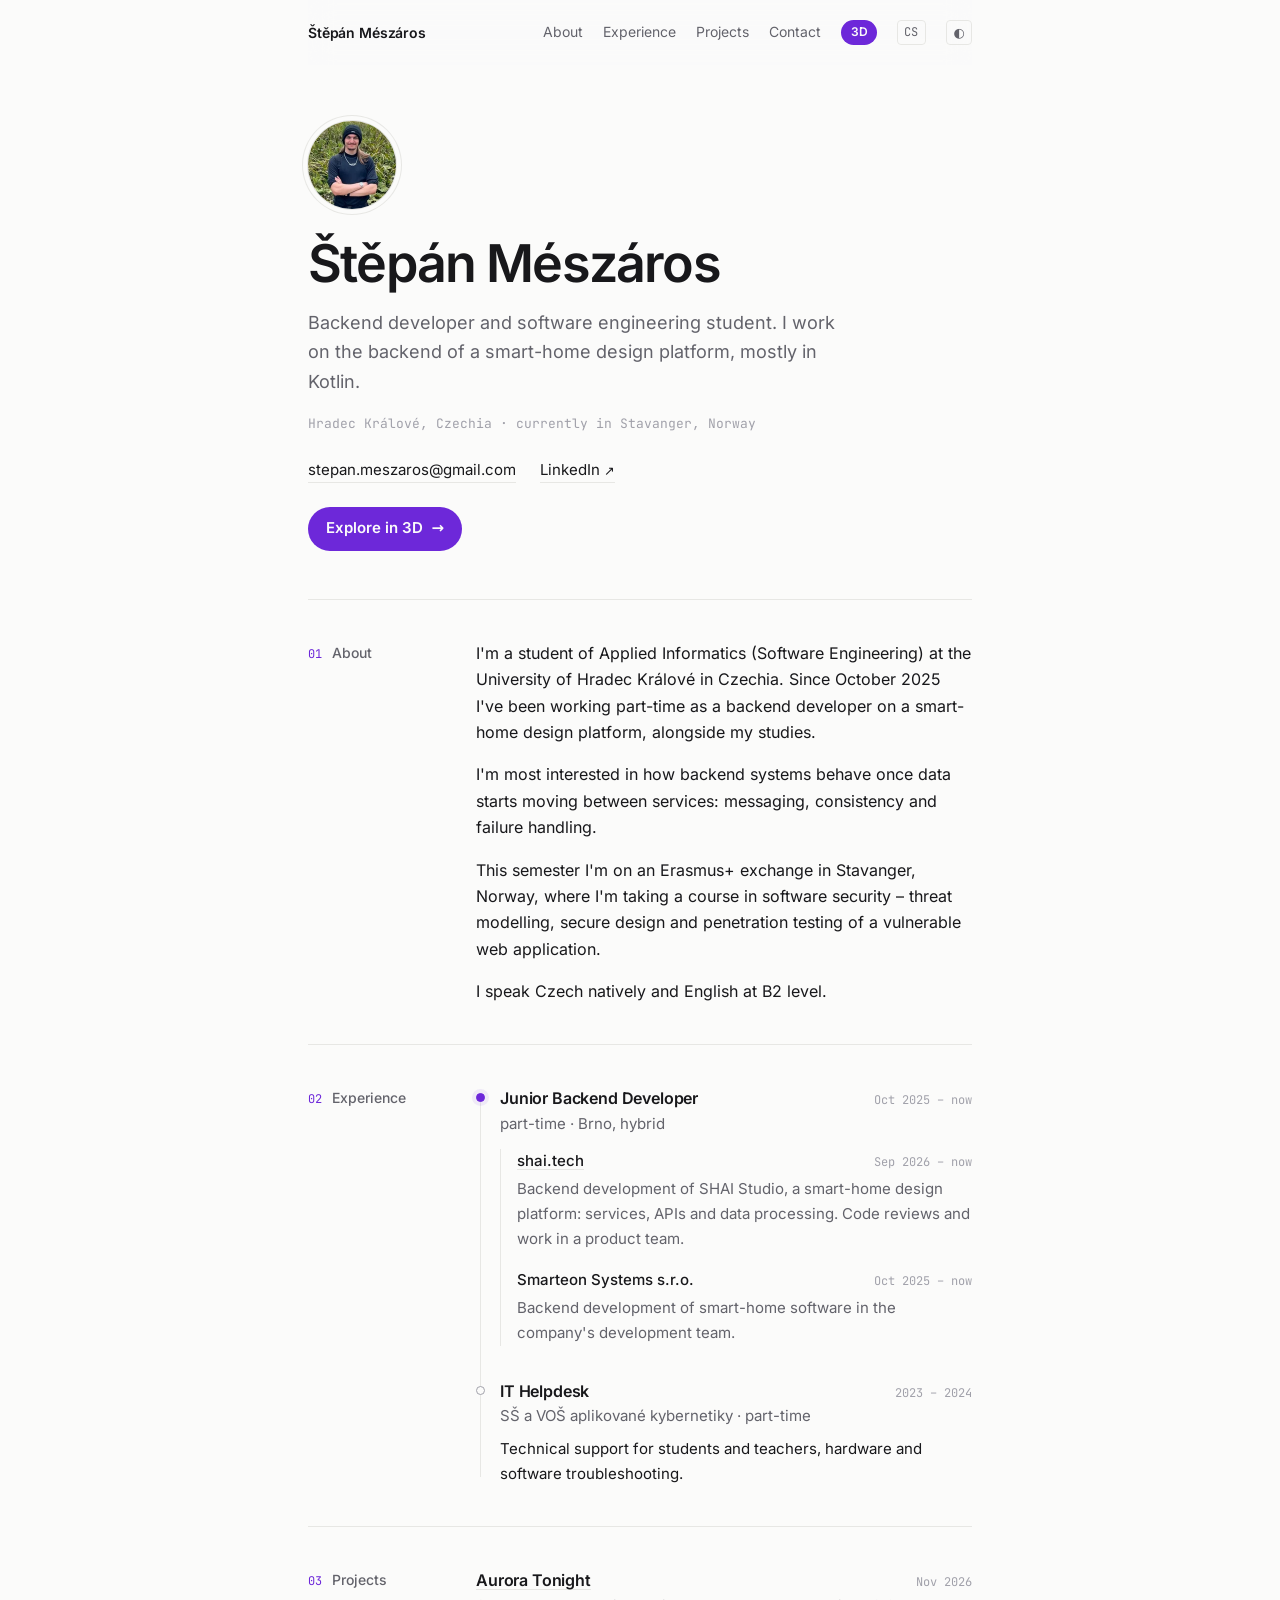
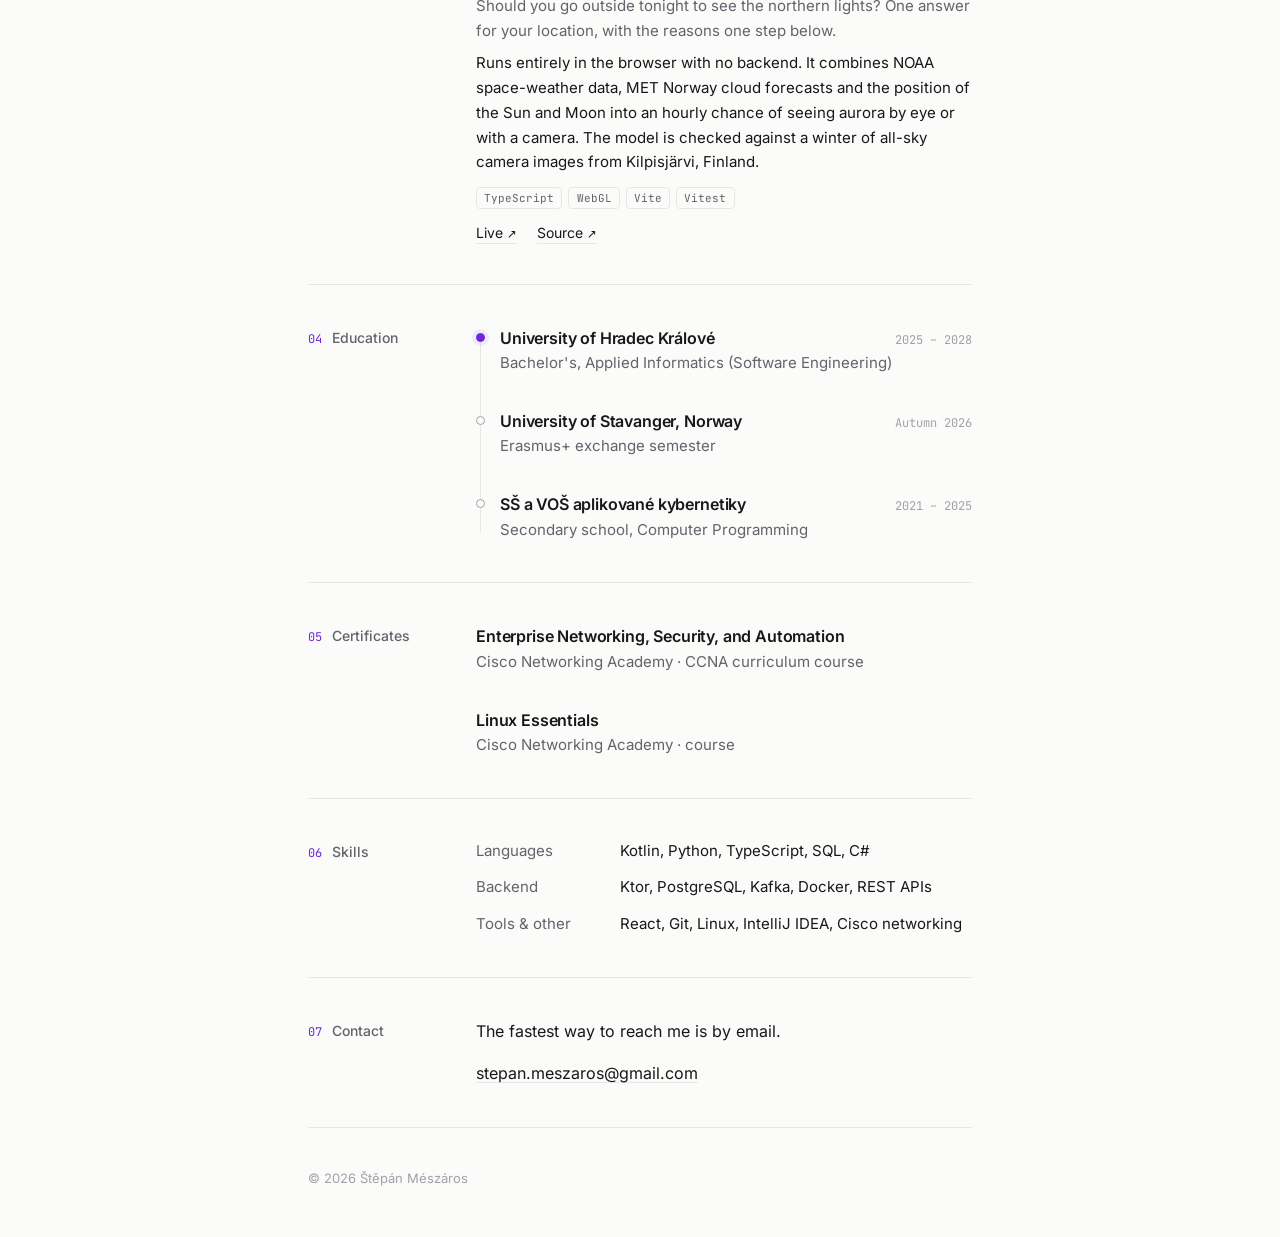
<file: index.html>
<!DOCTYPE html>
<html lang="en">

<head>
    <meta charset="UTF-8">
    <meta name="viewport" content="width=device-width, initial-scale=1.0">
    <title>Štěpán Mészáros – Backend Developer</title>
    <link rel="icon" href="data:image/svg+xml,%3Csvg xmlns=%27http://www.w3.org/2000/svg%27 viewBox=%270 0 64 64%27%3E%3Crect width=%2764%27 height=%2764%27 rx=%2716%27 fill=%27%236d28d9%27/%3E%3Ctext x=%2732%27 y=%2744%27 font-family=%27Inter,Arial,sans-serif%27 font-size=%2732%27 font-weight=%27600%27 fill=%27white%27 text-anchor=%27middle%27%3ESM%3C/text%3E%3C/svg%3E">
    <meta name="description" content="Štěpán Mészáros – backend developer (Kotlin) and software engineering student.">
    <meta property="og:type" content="website">
    <meta property="og:site_name" content="Štěpán Mészáros">
    <meta property="og:title" content="Štěpán Mészáros – Backend Developer">
    <meta property="og:description" content="Backend developer (Kotlin) and software engineering student from Hradec Králové, Czechia.">
    <meta property="og:locale" content="en_US">
    <meta property="og:locale:alternate" content="cs_CZ">
    <meta property="og:url" content="https://tang3n.github.io/portfolio/">
    <meta property="og:image" content="https://tang3n.github.io/portfolio/images/og.png">
    <meta property="og:image:width" content="1200">
    <meta property="og:image:height" content="630">
    <meta property="og:image:alt" content="Štěpán Mészáros – Backend developer">
    <meta name="twitter:card" content="summary_large_image">
    <link rel="canonical" href="https://tang3n.github.io/portfolio/">
    <link rel="alternate" hreflang="en" href="https://tang3n.github.io/portfolio/">
    <link rel="alternate" hreflang="cs" href="https://tang3n.github.io/portfolio/cs/">
    <link rel="alternate" hreflang="x-default" href="https://tang3n.github.io/portfolio/">
    <link rel="preload" href="fonts/inter-latin-wght-normal.woff2" as="font" type="font/woff2" crossorigin>
    <!-- Apply a saved theme before the stylesheet paints (no flash) -->
    <script>try { var t = localStorage.getItem("theme"); if (t === "light" || t === "dark") document.documentElement.dataset.theme = t; } catch (e) {}</script>
    <link rel="stylesheet" href="styles.css">
    <script src="theme.js" defer></script>
    <script type="application/ld+json">
{
        "@context": "https://schema.org",
        "@type": "Person",
        "name": "Štěpán Mészáros",
        "alternateName": "Stepan Meszaros",
        "url": "https://tang3n.github.io/portfolio/",
        "image": "https://tang3n.github.io/portfolio/images/portrait.webp",
        "jobTitle": "Backend Developer",
        "worksFor": {
            "@type": "Organization",
            "name": "Smarteon Systems s.r.o."
        },
        "affiliation": [
            {
                "@type": "CollegeOrUniversity",
                "name": "University of Hradec Králové"
            },
            {
                "@type": "CollegeOrUniversity",
                "name": "University of Stavanger"
            }
        ],
        "alumniOf": {
            "@type": "EducationalOrganization",
            "name": "SŠ a VOŠ aplikované kybernetiky"
        },
        "homeLocation": {
            "@type": "Place",
            "name": "Hradec Králové, Czechia"
        },
        "knowsAbout": [
            "Kotlin",
            "Ktor",
            "Python",
            "TypeScript",
            "PostgreSQL",
            "Apache Kafka",
            "Docker",
            "Backend development",
            "Software security"
        ],
        "knowsLanguage": [
            "cs",
            "en"
        ],
        "sameAs": [
            "https://www.linkedin.com/in/%C5%A1t%C4%9Bp%C3%A1n-m%C3%A9sz%C3%A1ros-2b60b124b/",
            "https://github.com/Tang3n"
        ]
    }
    </script>
</head>

<body>
    <div class="wrap">

        <header class="site-header">
            <a class="home" href="#top">Štěpán Mészáros</a>
            <nav class="site-nav" aria-label="Main navigation">
                <a class="section-link" href="#about">About</a>
                <a class="section-link" href="#experience">Experience</a>
                <a class="section-link" href="#projects">Projects</a>
                <a class="section-link" href="#contact">Contact</a>
                <a class="world-link" href="world/">3D</a>
                <a class="lang" href="cs/" hreflang="cs" lang="cs">CS</a>
                <button class="theme" id="theme" type="button" data-labels='{"system":"Theme: system","light":"Theme: light","dark":"Theme: dark"}' hidden></button>
            </nav>
        </header>

        <main id="top">

            <section class="intro">
                <img class="portrait" src="images/portrait.webp" width="88" height="88" alt="Portrait of Štěpán Mészáros">
                <h1>Štěpán Mészáros</h1>
                <p class="lede">Backend developer and software engineering student. I work on the backend of
                    a smart-home design platform, mostly in Kotlin.</p>
                <p class="meta">Hradec Králové, Czechia · currently in Stavanger, Norway</p>
                <div class="links">
                    <a href="mailto:stepan.meszaros@gmail.com">stepan.meszaros@gmail.com</a>
                    <a href="https://www.linkedin.com/in/%C5%A1t%C4%9Bp%C3%A1n-m%C3%A9sz%C3%A1ros-2b60b124b/"
                        target="_blank" rel="noopener">LinkedIn <span class="ext" aria-hidden="true">↗</span></a>
                </div>
                <p class="cta-row"><a class="cta" href="world/">Explore in 3D <span aria-hidden="true">→</span></a></p>
            </section>

            <section class="section" id="about">
                <h2>About</h2>
                <div>
                    <p>I'm a student of Applied Informatics (Software Engineering) at the University of Hradec
                        Králové in Czechia. Since October 2025 I've been working part-time as a backend developer
                        on a smart-home design platform, alongside my studies.</p>
                    <p>I'm most interested in how backend systems behave once data starts moving between
                        services: messaging, consistency and failure handling.</p>
                    <p>This semester I'm on an Erasmus+ exchange in Stavanger, Norway, where I'm taking a course
                        in software security – threat modelling, secure design and penetration testing of a
                        vulnerable web application.</p>
                    <p>I speak Czech natively and English at B2 level.</p>
                </div>
            </section>


            <section class="section" id="experience">
                <h2>Experience</h2>
                <div class="entries timeline">
                    <article class="entry">
                        <header>
                            <h3>Junior Backend Developer</h3>
                            <span class="when">Oct 2025 – now</span>
                        </header>
                        <p class="where">part-time · Brno, hybrid</p>
                        <ul class="roles">
                            <li>
                                <header>
                                    <h4><a href="https://shai.tech" target="_blank" rel="noopener">shai.tech</a></h4>
                                    <span class="when">Sep 2026 – now</span>
                                </header>
                                <p class="what">Backend development of SHAI Studio, a smart-home design platform:
                                    services, APIs and data processing. Code reviews and work in a product team.</p>
                            </li>
                            <li>
                                <header>
                                    <h4>Smarteon Systems s.r.o.</h4>
                                    <span class="when">Oct 2025 – now</span>
                                </header>
                                <p class="what">Backend development of smart-home software in the company's
                                    development team.</p>
                            </li>
                        </ul>
                    </article>
                    <article class="entry">
                        <header>
                            <h3>IT Helpdesk</h3>
                            <span class="when">2023 – 2024</span>
                        </header>
                        <p class="where">SŠ a VOŠ aplikované kybernetiky · part-time</p>
                        <p class="what">Technical support for students and teachers, hardware and software
                            troubleshooting.</p>
                    </article>
                </div>
            </section>

            <section class="section" id="projects">
                <h2>Projects</h2>
                <div class="entries">
                    <article class="entry project">
                        <header>
                            <h3><a href="https://tang3n.github.io/aurora-tonight/" target="_blank" rel="noopener">Aurora Tonight</a></h3>
                            <span class="when">Nov 2026</span>
                        </header>
                        <p class="where">Should you go outside tonight to see the northern lights? One answer for your location, with the reasons one step below.</p>
                        <p class="what">Runs entirely in the browser with no backend. It combines NOAA space-weather data, MET Norway cloud forecasts and the position of the Sun and Moon into an hourly chance of seeing aurora by eye or with a camera. The model is checked against a winter of all-sky camera images from Kilpisjärvi, Finland.</p>
                        <ul class="tags" aria-label="Tech">
                            <li>TypeScript</li>
                            <li>WebGL</li>
                            <li>Vite</li>
                            <li>Vitest</li>
                        </ul>
                        <p class="project-links">
                            <a href="https://tang3n.github.io/aurora-tonight/" target="_blank" rel="noopener">Live <span class="ext" aria-hidden="true">↗</span></a>
                            <a href="https://github.com/Tang3n/aurora-tonight" target="_blank" rel="noopener">Source <span class="ext" aria-hidden="true">↗</span></a>
                        </p>
                    </article>
                </div>
            </section>

            <section class="section" id="education">
                <h2>Education</h2>
                <div class="entries timeline">
                    <article class="entry">
                        <header>
                            <h3>University of Hradec Králové</h3>
                            <span class="when">2025 – 2028</span>
                        </header>
                        <p class="where">Bachelor's, Applied Informatics (Software Engineering)</p>
                    </article>
                    <article class="entry">
                        <header>
                            <h3>University of Stavanger, Norway</h3>
                            <span class="when">Autumn 2026</span>
                        </header>
                        <p class="where">Erasmus+ exchange semester</p>
                    </article>
                    <article class="entry">
                        <header>
                            <h3>SŠ a VOŠ aplikované kybernetiky</h3>
                            <span class="when">2021 – 2025</span>
                        </header>
                        <p class="where">Secondary school, Computer Programming</p>
                    </article>
                </div>
            </section>

            <section class="section" id="certifications">
                <h2>Certificates</h2>
                <div class="entries">
                    <article class="entry">
                        <header>
                            <h3>Enterprise Networking, Security, and Automation</h3>
                        </header>
                        <p class="where">Cisco Networking Academy · CCNA curriculum course</p>
                    </article>
                    <article class="entry">
                        <header>
                            <h3>Linux Essentials</h3>
                        </header>
                        <p class="where">Cisco Networking Academy · course</p>
                    </article>
                </div>
            </section>

            <section class="section" id="skills">
                <h2>Skills</h2>
                <dl class="skills">
                    <dt>Languages</dt>
                    <dd>Kotlin, Python, TypeScript, SQL, C#</dd>
                    <dt>Backend</dt>
                    <dd>Ktor, PostgreSQL, Kafka, Docker, REST APIs</dd>
                    <dt>Tools &amp; other</dt>
                    <dd>React, Git, Linux, IntelliJ IDEA, Cisco networking</dd>
                </dl>
            </section>

            <section class="section" id="contact">
                <h2>Contact</h2>
                <div>
                    <p>The fastest way to reach me is by email.</p>
                    <p><a href="mailto:stepan.meszaros@gmail.com">stepan.meszaros@gmail.com</a></p>
                </div>
            </section>

        </main>

        <footer class="site-footer">
            <span>© 2026 Štěpán Mészáros</span>
        </footer>

    </div>
</body>

</html>
</file>
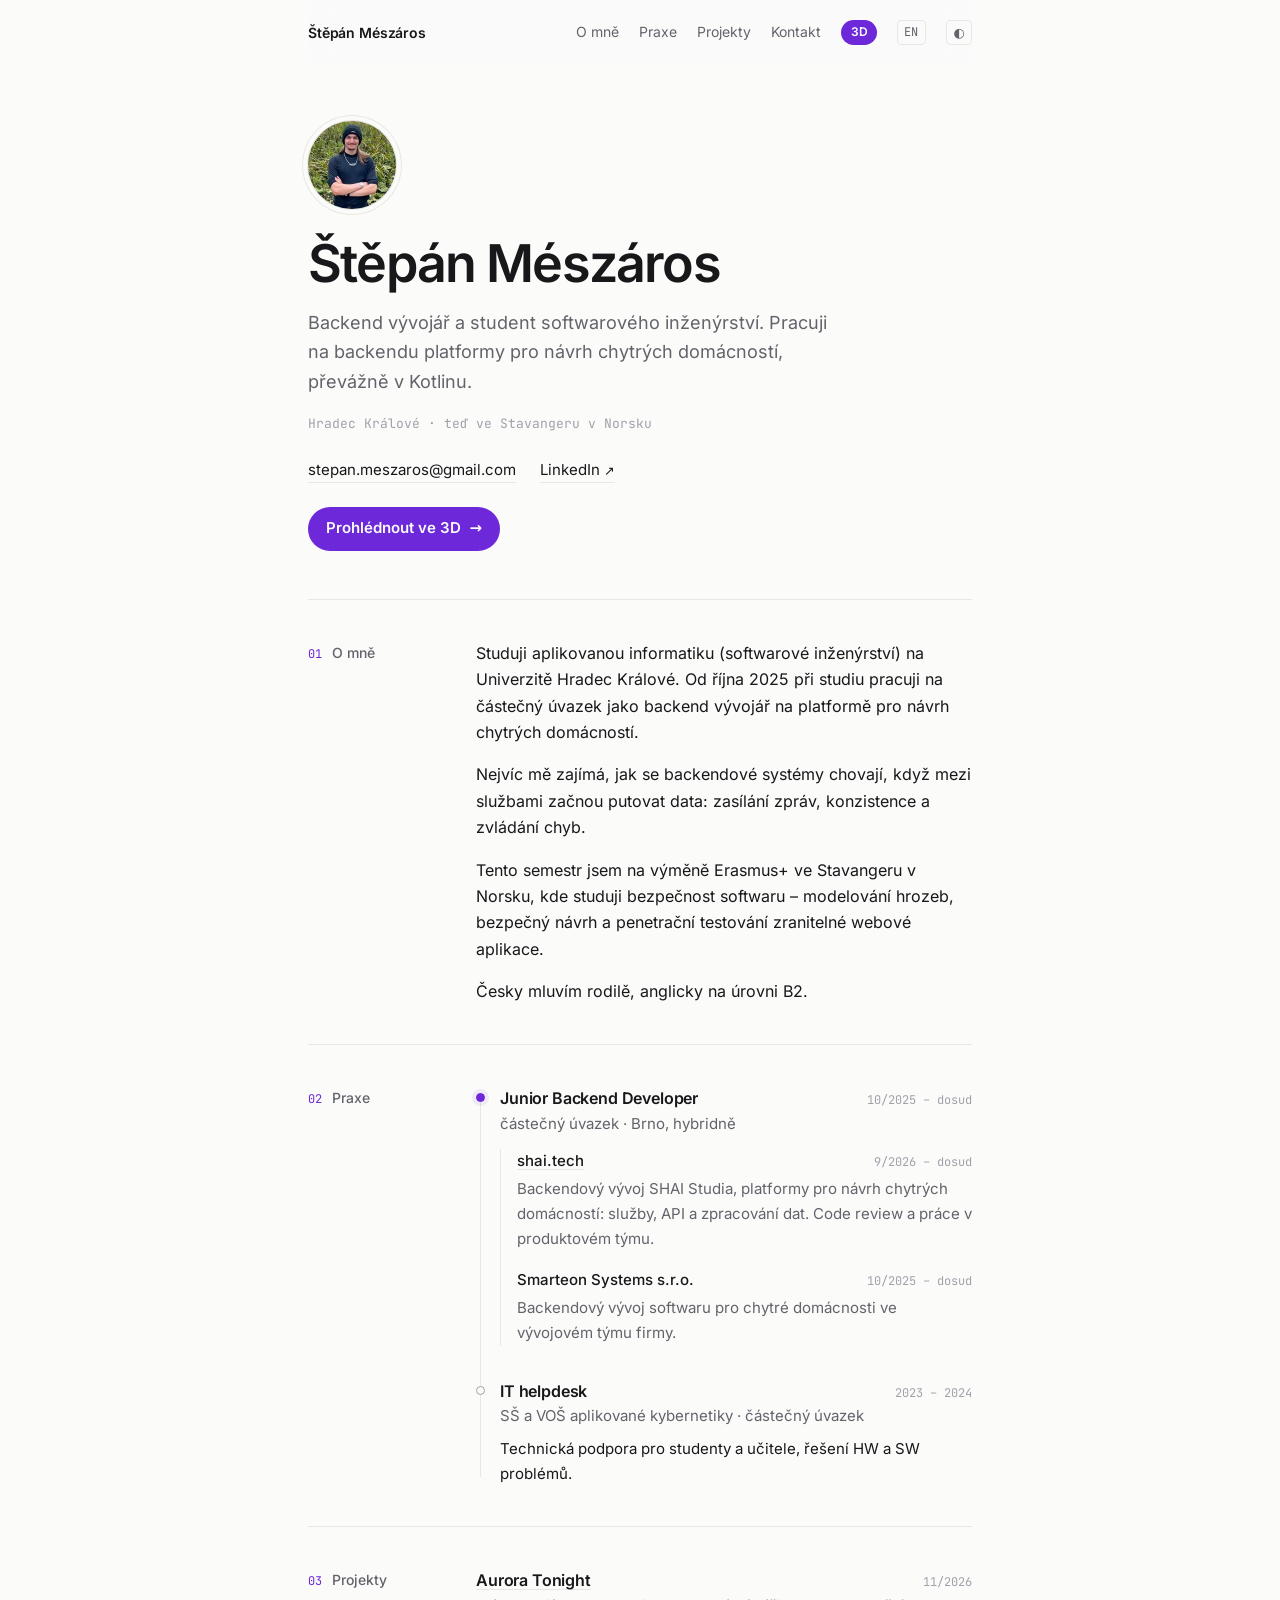
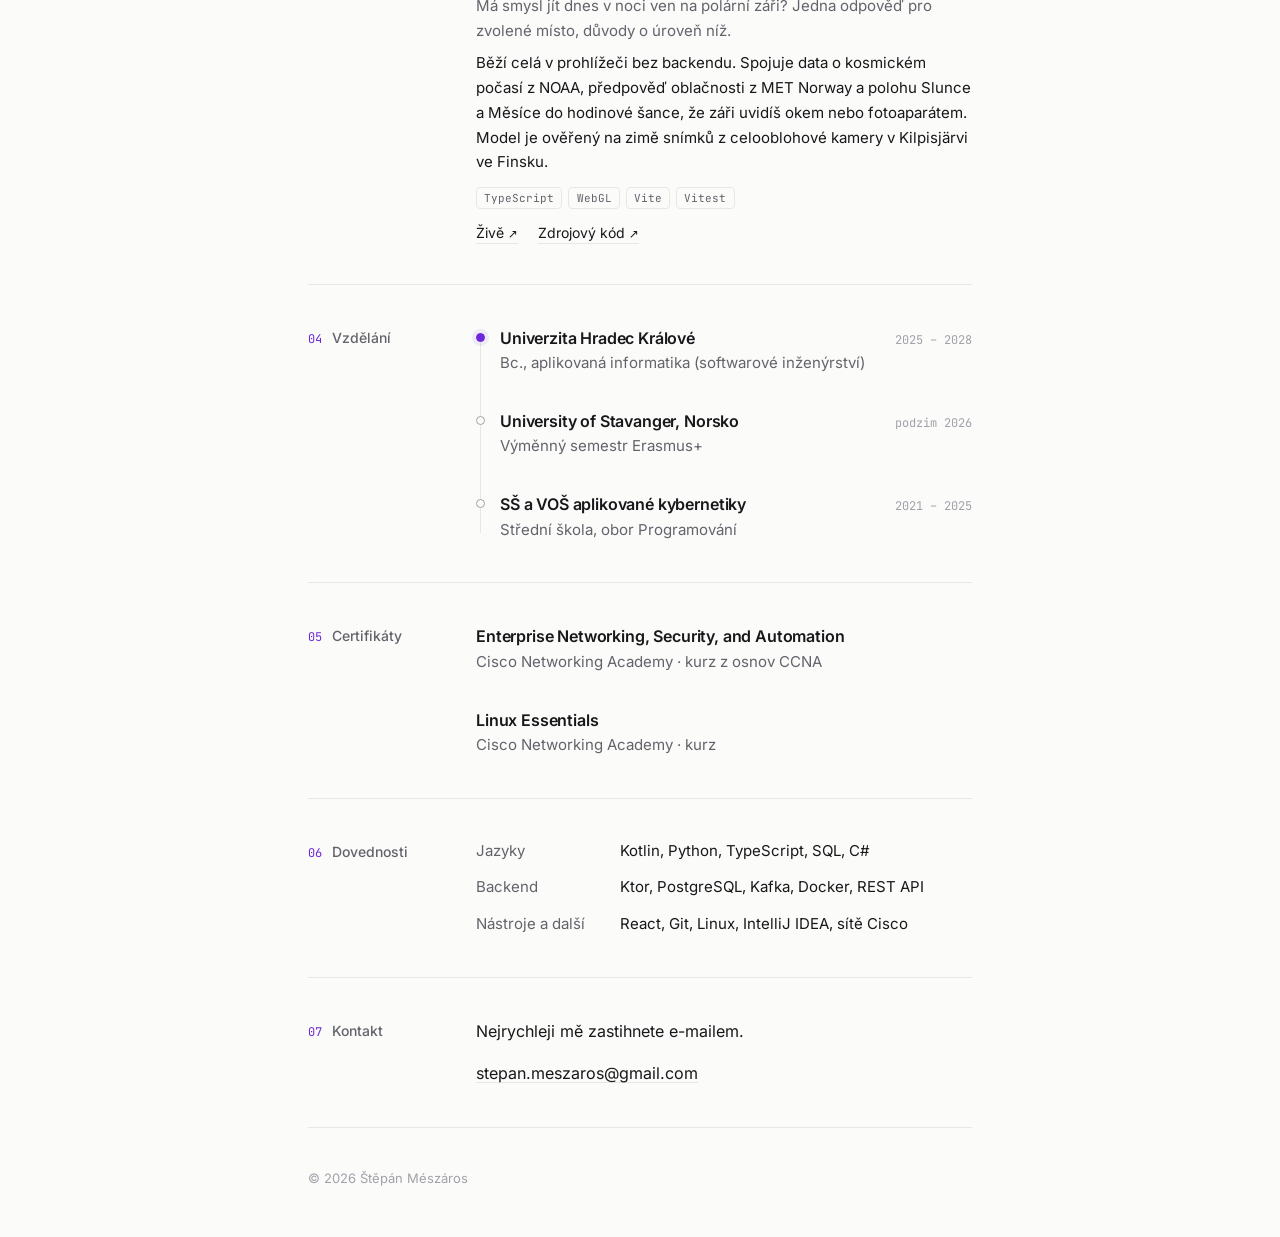
<file: cs/index.html>
<!DOCTYPE html>
<html lang="cs">

<head>
    <meta charset="UTF-8">
    <meta name="viewport" content="width=device-width, initial-scale=1.0">
    <title>Štěpán Mészáros – Backend vývojář</title>
    <link rel="icon" href="data:image/svg+xml,%3Csvg xmlns=%27http://www.w3.org/2000/svg%27 viewBox=%270 0 64 64%27%3E%3Crect width=%2764%27 height=%2764%27 rx=%2716%27 fill=%27%236d28d9%27/%3E%3Ctext x=%2732%27 y=%2744%27 font-family=%27Inter,Arial,sans-serif%27 font-size=%2732%27 font-weight=%27600%27 fill=%27white%27 text-anchor=%27middle%27%3ESM%3C/text%3E%3C/svg%3E">
    <meta name="description" content="Štěpán Mészáros – backend vývojář (Kotlin) a student softwarového inženýrství.">
    <meta property="og:type" content="website">
    <meta property="og:site_name" content="Štěpán Mészáros">
    <meta property="og:title" content="Štěpán Mészáros – Backend Developer">
    <meta property="og:description" content="Backend vývojář (Kotlin) a student softwarového inženýrství z Hradce Králové.">
    <meta property="og:locale" content="cs_CZ">
    <meta property="og:locale:alternate" content="en_US">
    <meta property="og:url" content="https://tang3n.github.io/portfolio/cs/">
    <meta property="og:image" content="https://tang3n.github.io/portfolio/images/og.png">
    <meta property="og:image:width" content="1200">
    <meta property="og:image:height" content="630">
    <meta property="og:image:alt" content="Štěpán Mészáros – Backend developer">
    <meta name="twitter:card" content="summary_large_image">
    <link rel="canonical" href="https://tang3n.github.io/portfolio/cs/">
    <link rel="alternate" hreflang="en" href="https://tang3n.github.io/portfolio/">
    <link rel="alternate" hreflang="cs" href="https://tang3n.github.io/portfolio/cs/">
    <link rel="alternate" hreflang="x-default" href="https://tang3n.github.io/portfolio/">
    <link rel="preload" href="../fonts/inter-latin-wght-normal.woff2" as="font" type="font/woff2" crossorigin>
    <!-- Apply a saved theme before the stylesheet paints (no flash) -->
    <script>try { var t = localStorage.getItem("theme"); if (t === "light" || t === "dark") document.documentElement.dataset.theme = t; } catch (e) {}</script>
    <link rel="stylesheet" href="../styles.css">
    <script src="../theme.js" defer></script>
    <script type="application/ld+json">
{
        "@context": "https://schema.org",
        "@type": "Person",
        "name": "Štěpán Mészáros",
        "alternateName": "Stepan Meszaros",
        "url": "https://tang3n.github.io/portfolio/",
        "image": "https://tang3n.github.io/portfolio/images/portrait.webp",
        "jobTitle": "Backend Developer",
        "worksFor": {
            "@type": "Organization",
            "name": "Smarteon Systems s.r.o."
        },
        "affiliation": [
            {
                "@type": "CollegeOrUniversity",
                "name": "University of Hradec Králové"
            },
            {
                "@type": "CollegeOrUniversity",
                "name": "University of Stavanger"
            }
        ],
        "alumniOf": {
            "@type": "EducationalOrganization",
            "name": "SŠ a VOŠ aplikované kybernetiky"
        },
        "homeLocation": {
            "@type": "Place",
            "name": "Hradec Králové, Czechia"
        },
        "knowsAbout": [
            "Kotlin",
            "Ktor",
            "Python",
            "TypeScript",
            "PostgreSQL",
            "Apache Kafka",
            "Docker",
            "Backend development",
            "Software security"
        ],
        "knowsLanguage": [
            "cs",
            "en"
        ],
        "sameAs": [
            "https://www.linkedin.com/in/%C5%A1t%C4%9Bp%C3%A1n-m%C3%A9sz%C3%A1ros-2b60b124b/",
            "https://github.com/Tang3n"
        ]
    }
    </script>
</head>

<body>
    <div class="wrap">

        <header class="site-header">
            <a class="home" href="#top">Štěpán Mészáros</a>
            <nav class="site-nav" aria-label="Hlavní navigace">
                <a class="section-link" href="#about">O mně</a>
                <a class="section-link" href="#experience">Praxe</a>
                <a class="section-link" href="#projects">Projekty</a>
                <a class="section-link" href="#contact">Kontakt</a>
                <a class="world-link" href="../world/?lang=cs">3D</a>
                <a class="lang" href="../" hreflang="en" lang="en">EN</a>
                <button class="theme" id="theme" type="button" data-labels='{"system":"Motiv: podle systému","light":"Motiv: světlý","dark":"Motiv: tmavý"}' hidden></button>
            </nav>
        </header>

        <main id="top">

            <section class="intro">
                <img class="portrait" src="../images/portrait.webp" width="88" height="88" alt="Portrét Štěpána Mészárose">
                <h1>Štěpán Mészáros</h1>
                <p class="lede">Backend vývojář a student softwarového inženýrství. Pracuji na backendu
                    platformy pro návrh chytrých domácností, převážně v Kotlinu.</p>
                <p class="meta">Hradec Králové · teď ve Stavangeru v Norsku</p>
                <div class="links">
                    <a href="mailto:stepan.meszaros@gmail.com">stepan.meszaros@gmail.com</a>
                    <a href="https://www.linkedin.com/in/%C5%A1t%C4%9Bp%C3%A1n-m%C3%A9sz%C3%A1ros-2b60b124b/"
                        target="_blank" rel="noopener">LinkedIn <span class="ext" aria-hidden="true">↗</span></a>
                </div>
                <p class="cta-row"><a class="cta" href="../world/?lang=cs">Prohlédnout ve 3D <span aria-hidden="true">→</span></a></p>
            </section>

            <section class="section" id="about">
                <h2>O mně</h2>
                <div>
                    <p>Studuji aplikovanou informatiku (softwarové inženýrství) na Univerzitě Hradec Králové.
                        Od října 2025 při studiu pracuji na částečný úvazek jako backend vývojář na platformě
                        pro návrh chytrých domácností.</p>
                    <p>Nejvíc mě zajímá, jak se backendové systémy chovají, když mezi službami začnou putovat
                        data: zasílání zpráv, konzistence a zvládání chyb.</p>
                    <p>Tento semestr jsem na výměně Erasmus+ ve Stavangeru v Norsku, kde studuji bezpečnost
                        softwaru – modelování hrozeb, bezpečný návrh a penetrační testování zranitelné webové
                        aplikace.</p>
                    <p>Česky mluvím rodilě, anglicky na úrovni B2.</p>
                </div>
            </section>


            <section class="section" id="experience">
                <h2>Praxe</h2>
                <div class="entries timeline">
                    <article class="entry">
                        <header>
                            <h3>Junior Backend Developer</h3>
                            <span class="when">10/2025 – dosud</span>
                        </header>
                        <p class="where">částečný úvazek · Brno, hybridně</p>
                        <ul class="roles">
                            <li>
                                <header>
                                    <h4><a href="https://shai.tech" target="_blank" rel="noopener">shai.tech</a></h4>
                                    <span class="when">9/2026 – dosud</span>
                                </header>
                                <p class="what">Backendový vývoj SHAI Studia, platformy pro návrh chytrých
                                    domácností: služby, API a zpracování dat. Code review a práce v produktovém
                                    týmu.</p>
                            </li>
                            <li>
                                <header>
                                    <h4>Smarteon Systems s.r.o.</h4>
                                    <span class="when">10/2025 – dosud</span>
                                </header>
                                <p class="what">Backendový vývoj softwaru pro chytré domácnosti ve vývojovém týmu
                                    firmy.</p>
                            </li>
                        </ul>
                    </article>
                    <article class="entry">
                        <header>
                            <h3>IT helpdesk</h3>
                            <span class="when">2023 – 2024</span>
                        </header>
                        <p class="where">SŠ a VOŠ aplikované kybernetiky · částečný úvazek</p>
                        <p class="what">Technická podpora pro studenty a učitele, řešení HW a SW problémů.</p>
                    </article>
                </div>
            </section>

            <section class="section" id="projects">
                <h2>Projekty</h2>
                <div class="entries">
                    <article class="entry project">
                        <header>
                            <h3><a href="https://tang3n.github.io/aurora-tonight/" target="_blank" rel="noopener">Aurora Tonight</a></h3>
                            <span class="when">11/2026</span>
                        </header>
                        <p class="where">Má smysl jít dnes v noci ven na polární záři? Jedna odpověď pro zvolené místo, důvody o úroveň níž.</p>
                        <p class="what">Běží celá v prohlížeči bez backendu. Spojuje data o kosmickém počasí z NOAA, předpověď oblačnosti z MET Norway a polohu Slunce a Měsíce do hodinové šance, že záři uvidíš okem nebo fotoaparátem. Model je ověřený na zimě snímků z celooblohové kamery v Kilpisjärvi ve Finsku.</p>
                        <ul class="tags" aria-label="Tech">
                            <li>TypeScript</li>
                            <li>WebGL</li>
                            <li>Vite</li>
                            <li>Vitest</li>
                        </ul>
                        <p class="project-links">
                            <a href="https://tang3n.github.io/aurora-tonight/" target="_blank" rel="noopener">Živě <span class="ext" aria-hidden="true">↗</span></a>
                            <a href="https://github.com/Tang3n/aurora-tonight" target="_blank" rel="noopener">Zdrojový kód <span class="ext" aria-hidden="true">↗</span></a>
                        </p>
                    </article>
                </div>
            </section>

            <section class="section" id="education">
                <h2>Vzdělání</h2>
                <div class="entries timeline">
                    <article class="entry">
                        <header>
                            <h3>Univerzita Hradec Králové</h3>
                            <span class="when">2025 – 2028</span>
                        </header>
                        <p class="where">Bc., aplikovaná informatika (softwarové inženýrství)</p>
                    </article>
                    <article class="entry">
                        <header>
                            <h3>University of Stavanger, Norsko</h3>
                            <span class="when">podzim 2026</span>
                        </header>
                        <p class="where">Výměnný semestr Erasmus+</p>
                    </article>
                    <article class="entry">
                        <header>
                            <h3>SŠ a VOŠ aplikované kybernetiky</h3>
                            <span class="when">2021 – 2025</span>
                        </header>
                        <p class="where">Střední škola, obor Programování</p>
                    </article>
                </div>
            </section>

            <section class="section" id="certifications">
                <h2>Certifikáty</h2>
                <div class="entries">
                    <article class="entry">
                        <header>
                            <h3>Enterprise Networking, Security, and Automation</h3>
                        </header>
                        <p class="where">Cisco Networking Academy · kurz z osnov CCNA</p>
                    </article>
                    <article class="entry">
                        <header>
                            <h3>Linux Essentials</h3>
                        </header>
                        <p class="where">Cisco Networking Academy · kurz</p>
                    </article>
                </div>
            </section>

            <section class="section" id="skills">
                <h2>Dovednosti</h2>
                <dl class="skills">
                    <dt>Jazyky</dt>
                    <dd>Kotlin, Python, TypeScript, SQL, C#</dd>
                    <dt>Backend</dt>
                    <dd>Ktor, PostgreSQL, Kafka, Docker, REST API</dd>
                    <dt>Nástroje a další</dt>
                    <dd>React, Git, Linux, IntelliJ IDEA, sítě Cisco</dd>
                </dl>
            </section>

            <section class="section" id="contact">
                <h2>Kontakt</h2>
                <div>
                    <p>Nejrychleji mě zastihnete e-mailem.</p>
                    <p><a href="mailto:stepan.meszaros@gmail.com">stepan.meszaros@gmail.com</a></p>
                </div>
            </section>

        </main>

        <footer class="site-footer">
            <span>© 2026 Štěpán Mészáros</span>
        </footer>

    </div>
</body>

</html>
</file>
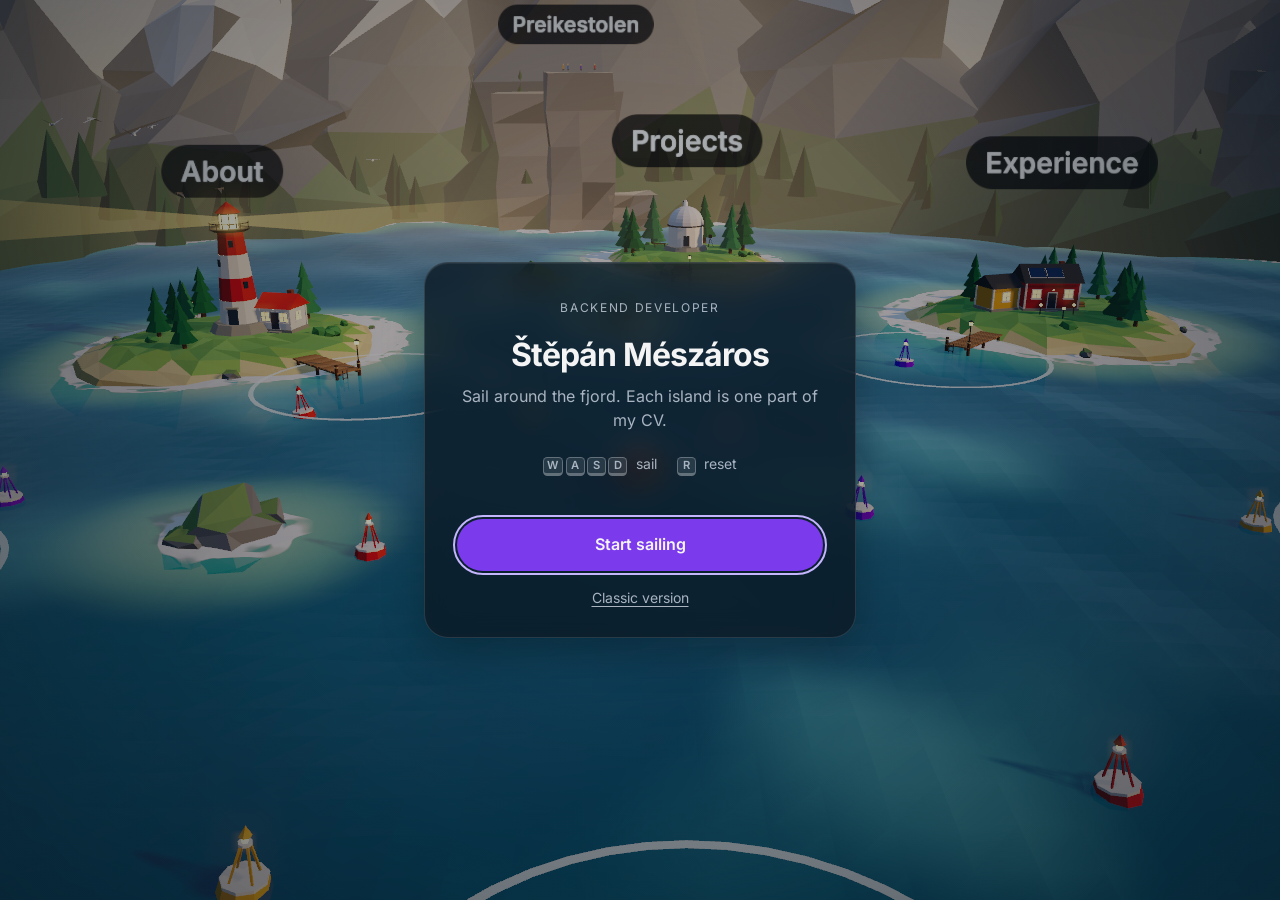
<file: world/index.html>
<!DOCTYPE html>
<html lang="en">

<head>
    <meta charset="UTF-8">
    <meta name="viewport" content="width=device-width, initial-scale=1.0, viewport-fit=cover">
    <title>Štěpán Mészáros – 3D portfolio</title>
    <meta name="description" content="Interactive 3D version of Štěpán Mészáros's portfolio: sail a small boat around a fjord and visit islands with the CV sections.">
    <link rel="canonical" href="https://tang3n.github.io/portfolio/world/">
    <link rel="alternate" hreflang="en" href="https://tang3n.github.io/portfolio/world/">
    <link rel="alternate" hreflang="cs" href="https://tang3n.github.io/portfolio/world/?lang=cs">
    <link rel="alternate" hreflang="x-default" href="https://tang3n.github.io/portfolio/world/">
    <!-- Náhled při sdílení odkazu (LinkedIn, Slack, …) -->
    <meta property="og:type" content="website">
    <meta property="og:site_name" content="Štěpán Mészáros">
    <meta property="og:title" content="Štěpán Mészáros – 3D portfolio">
    <meta property="og:description" content="Sail a small boat around a Norwegian fjord. Each island is one part of my CV.">
    <meta property="og:locale" content="en_US">
    <meta property="og:locale:alternate" content="cs_CZ">
    <meta property="og:url" content="https://tang3n.github.io/portfolio/world/">
    <meta property="og:image" content="https://tang3n.github.io/portfolio/world/og.jpg">
    <meta property="og:image:width" content="1200">
    <meta property="og:image:height" content="630">
    <meta property="og:image:alt" content="A small fishing boat in a low-poly fjord with a lighthouse island">
    <meta name="twitter:card" content="summary_large_image">
    <meta name="theme-color" content="#f3cfa6">
    <link rel="preload" href="../fonts/inter-latin-wght-normal.woff2" as="font" type="font/woff2" crossorigin>
    <link rel="preload" href="../fonts/inter-latin-ext-wght-normal.woff2" as="font" type="font/woff2" crossorigin>
    <link rel="icon" href="data:,">
    <link rel="stylesheet" href="world.css">
    <!-- Import mapa: holý název "three" → lokální soubor. Díky ní náš kód i
         stažené doplňky (postprocessing) sdílejí jednu instanci knihovny. -->
    <script type="importmap">
        { "imports": { "three": "./vendor/three.module.min.js" } }
    </script>
    <!-- Prohlížeč jinak zjišťuje moduly postupně (stáhne main.js, přečte jeho
         importy, stáhne je, …). Takhle je začne stahovat všechny najednou. -->
    <link rel="modulepreload" href="vendor/three.module.min.js">
    <link rel="modulepreload" href="js/main.js">
    <link rel="modulepreload" href="js/models.js">
    <link rel="modulepreload" href="js/world.js">
    <link rel="modulepreload" href="js/water.js">
    <link rel="modulepreload" href="js/ripples.js">
    <link rel="modulepreload" href="js/boat.js">
    <link rel="modulepreload" href="js/floaters.js">
    <link rel="modulepreload" href="js/sky.js">
    <link rel="modulepreload" href="js/input.js">
    <link rel="modulepreload" href="js/content.js">
</head>

<body>
    <canvas id="scene" tabindex="0" aria-label="3D fjord scene" aria-describedby="scene-help"></canvas>
    <p id="scene-help" class="sr-only"></p>

    <header class="hud">
        <div class="brand">
            <strong>Štěpán Mészáros</strong>
            <span id="role">Backend developer</span>
        </div>
        <nav id="nav" class="nav" aria-label="Sections"></nav>
        <div class="meta">
            <span id="progress" class="progress" role="status"></span>
            <button id="quality" class="chip" type="button"></button>
            <a data-classic href="../">Classic version</a>
            <a id="lang" href="?lang=cs">CS</a>
        </div>
    </header>

    <aside id="panel" class="panel" aria-labelledby="panel-title" inert>
        <header>
            <div>
                <span id="panel-index" class="index"></span>
                <h2 id="panel-title" tabindex="-1"></h2>
            </div>
            <div class="panel-actions">
                <button id="panel-prev" type="button">‹</button>
                <button id="panel-next" type="button">›</button>
                <button id="panel-close" type="button" aria-label="Close">×</button>
            </div>
        </header>
        <div id="panel-body" class="panel-body"></div>
    </aside>

    <!-- Přístroje: minimapa, rychlost, kompas -->
    <div class="instruments" aria-hidden="true">
        <canvas id="minimap" class="minimap"></canvas>
        <div class="gauges">
            <div class="gauge"><b id="speed">0</b><small id="unit">kn</small></div>
            <div class="gauge"><i id="needle" class="needle"></i><small id="heading">N</small></div>
        </div>
    </div>

    <!-- Šipka k vybranému ostrovu -->
    <div id="waypoint" class="waypoint" hidden>
        <i id="waypoint-arrow" class="needle"></i>
        <span id="waypoint-text"></span>
    </div>

    <!-- Kontextová nápověda dole uprostřed -->
    <div id="prompt" class="prompt" role="status"></div>
    <div id="toast" class="toast" hidden></div>
    <div id="stick" class="stick" hidden><i></i></div>

    <div class="intro" id="intro">
        <div class="card">
            <p class="eyebrow" id="intro-role"></p>
            <h1>Štěpán Mészáros</h1>
            <p id="intro-lede"></p>
            <div class="keys" aria-hidden="true">
                <span><kbd>W</kbd><kbd>A</kbd><kbd>S</kbd><kbd>D</kbd> <em id="intro-sail"></em></span>
                <span><kbd>R</kbd> <em id="intro-reset"></em></span>
            </div>
            <div class="load" aria-hidden="true"><i id="load-bar"></i></div>
            <button id="start" type="button">Start sailing</button>
            <a data-classic class="quiet" href="../">Classic version</a>
        </div>
    </div>

    <noscript>
        <p class="noscript">This page needs JavaScript. <a href="../">Open the classic version</a>.</p>
    </noscript>

    <script type="module" src="js/main.js"></script>
</body>

</html>
</file>
<file: styles.css>
/* Fonts (self-hosted, SIL OFL 1.1 – licences in /fonts) ---------------- */
@font-face {
    font-family: "Inter";
    font-style: normal;
    font-weight: 100 900;
    font-display: swap;
    src: url("fonts/inter-latin-wght-normal.woff2") format("woff2");
    unicode-range: U+0000-00FF, U+0131, U+0152-0153, U+02BB-02BC, U+02C6, U+02DA, U+02DC, U+0304, U+0308, U+0329, U+2000-206F, U+20AC, U+2122, U+2191, U+2193, U+2212, U+2215, U+FEFF, U+FFFD;
}

@font-face {
    font-family: "Inter";
    font-style: normal;
    font-weight: 100 900;
    font-display: swap;
    src: url("fonts/inter-latin-ext-wght-normal.woff2") format("woff2");
    unicode-range: U+0100-02BA, U+02BD-02C5, U+02C7-02CC, U+02CE-02D7, U+02DD-02FF, U+0304, U+0308, U+0329, U+1D00-1DBF, U+1E00-1E9F, U+1EF2-1EFF, U+2020, U+20A0-20AB, U+20AD-20C0, U+2113, U+2C60-2C7F, U+A720-A7FF;
}

@font-face {
    font-family: "JetBrains Mono";
    font-style: normal;
    font-weight: 400;
    font-display: swap;
    src: url("fonts/jetbrains-mono-latin-400-normal.woff2") format("woff2");
    unicode-range: U+0000-00FF, U+0131, U+0152-0153, U+02BB-02BC, U+02C6, U+02DA, U+02DC, U+0304, U+0308, U+0329, U+2000-206F, U+20AC, U+2122, U+2191, U+2193, U+2212, U+2215, U+FEFF, U+FFFD;
}

@font-face {
    font-family: "JetBrains Mono";
    font-style: normal;
    font-weight: 400;
    font-display: swap;
    src: url("fonts/jetbrains-mono-latin-ext-400-normal.woff2") format("woff2");
    unicode-range: U+0100-02BA, U+02BD-02C5, U+02C7-02CC, U+02CE-02D7, U+02DD-02FF, U+0304, U+0308, U+0329, U+1D00-1DBF, U+1E00-1E9F, U+1EF2-1EFF, U+2020, U+20A0-20AB, U+20AD-20C0, U+2113, U+2C60-2C7F, U+A720-A7FF;
}

/* Tokens ---------------------------------------------------------------- */
:root {
    --bg: #fbfbfa;
    --bg-blur: rgb(251 251 250 / 0.8);
    --text: #18181b;
    --muted: #63636b;
    --faint: #a1a1aa;
    --rule: #e7e7e4;
    --accent: #6d28d9;
    --accent-soft: rgb(109 40 217 / 0.08);

    --font-sans: "Inter", system-ui, -apple-system, "Segoe UI", sans-serif;
    --font-mono: "JetBrains Mono", ui-monospace, "SFMono-Regular", monospace;

    --measure: 44rem;
    --gutter: 1.25rem;
    --ease: cubic-bezier(0.2, 0.7, 0.2, 1);

    color-scheme: light;
}

/* Dark theme: follows the system unless the visitor picked a theme with the
   switch in the header (data-theme on <html>, see theme.js). */
@media (prefers-color-scheme: dark) {
    :root:not([data-theme="light"]) {
        --bg: #111113;
        --bg-blur: rgb(17 17 19 / 0.8);
        --text: #ececee;
        --muted: #a0a0a8;
        --faint: #6b6b74;
        --rule: #26262b;
        --accent: #b49cfc;
        --accent-soft: rgb(180 156 252 / 0.1);

        color-scheme: dark;
    }
}

:root[data-theme="dark"] {
    --bg: #111113;
    --bg-blur: rgb(17 17 19 / 0.8);
    --text: #ececee;
    --muted: #a0a0a8;
    --faint: #6b6b74;
    --rule: #26262b;
    --accent: #b49cfc;
    --accent-soft: rgb(180 156 252 / 0.1);

    color-scheme: dark;
}

/* Base ------------------------------------------------------------------ */
*,
*::before,
*::after {
    box-sizing: border-box;
}

* {
    margin: 0;
}

html {
    -webkit-text-size-adjust: 100%;
    scroll-behavior: smooth;
    scroll-padding-top: 5rem;
}

body {
    background: var(--bg);
    color: var(--text);
    font-family: var(--font-sans);
    font-size: 1rem;
    line-height: 1.65;
    font-feature-settings: "ss01", "cv11";
    -webkit-font-smoothing: antialiased;
    counter-reset: section;
}

img {
    display: block;
    max-width: 100%;
}

ul {
    list-style: none;
    padding: 0;
}

/* Links: a thin underline that fills in with the accent colour on hover */
a {
    color: inherit;
    text-decoration: none;
    background-image: linear-gradient(var(--accent), var(--accent)), linear-gradient(var(--rule), var(--rule));
    background-size: 0% 1px, 100% 1px;
    background-position: 0 100%, 0 100%;
    background-repeat: no-repeat;
    transition: background-size 0.35s var(--ease), color 0.2s;
}

a:hover {
    color: var(--accent);
    background-size: 100% 1px, 100% 1px;
}

.ext {
    display: inline-block;
    font-size: 0.85em;
    transition: transform 0.2s var(--ease);
}

a:hover .ext {
    transform: translate(2px, -2px);
}

:focus-visible {
    outline: 2px solid var(--accent);
    outline-offset: 3px;
    border-radius: 2px;
}

::selection {
    background: var(--accent);
    color: var(--bg);
}

/* Layout ---------------------------------------------------------------- */
.wrap {
    max-width: var(--measure);
    margin-inline: auto;
    padding-inline: var(--gutter);
}

.site-header {
    position: sticky;
    top: 0;
    z-index: 10;
    display: flex;
    justify-content: space-between;
    align-items: center;
    padding-block: 1.25rem;
    font-size: 0.875rem;
    background: var(--bg-blur);
    backdrop-filter: blur(12px);
    -webkit-backdrop-filter: blur(12px);
}

.site-header a {
    background-image: none;
}

.site-header .home {
    font-weight: 600;
    letter-spacing: -0.01em;
}

.site-nav {
    display: flex;
    gap: 1.25rem;
    color: var(--muted);
}

.lang {
    font-family: var(--font-mono);
    font-size: 0.75rem;
    padding: 0.1rem 0.4rem;
    border: 1px solid var(--rule);
    border-radius: 4px;
}

.lang:hover {
    border-color: var(--accent);
}

.theme {
    font: inherit;
    font-size: 0.8125rem;
    line-height: 1.4;
    font-variant-emoji: text;
    color: inherit;
    background: none;
    padding: 0 0.4rem;
    border: 1px solid var(--rule);
    border-radius: 4px;
    cursor: pointer;
}

.theme:hover {
    border-color: var(--accent);
    color: var(--accent);
}

/* Link to the 3D version: filled pill so it stands out from text links */
.world-link,
.cta {
    background: var(--accent);
    color: var(--bg);
    border-radius: 999px;
    font-weight: 600;
    transition: filter 0.2s, transform 0.2s var(--ease);
}

.world-link:hover,
.cta:hover {
    color: var(--bg);
    filter: brightness(1.12);
}

.world-link {
    font-size: 0.75rem;
    padding: 0.1rem 0.6rem;
}

.cta-row {
    margin-top: 1.5rem;
}

.cta {
    display: inline-flex;
    gap: 0.5rem;
    padding: 0.6rem 1.15rem;
    font-size: 0.9375rem;
}

.cta:hover {
    transform: translateY(-1px);
}

@media (max-width: 40rem) {
    .site-nav .section-link {
        display: none;
    }
}

/* Intro ----------------------------------------------------------------- */
.intro {
    padding-block: 3.5rem 3rem;
}

.portrait {
    width: 5.5rem;
    height: 5.5rem;
    border-radius: 50%;
    object-fit: cover;
    margin-bottom: 1.75rem;
    box-shadow: 0 0 0 1px var(--rule), 0 0 0 5px var(--bg), 0 0 0 6px var(--rule);
}

.intro h1 {
    font-size: clamp(2.25rem, 7vw, 3.25rem);
    font-weight: 600;
    letter-spacing: -0.035em;
    line-height: 1.05;
}

.intro .lede {
    margin-top: 1rem;
    max-width: 34rem;
    font-size: 1.125rem;
    color: var(--muted);
}

.intro .meta {
    margin-top: 1rem;
    font-family: var(--font-mono);
    font-size: 0.8125rem;
    color: var(--faint);
}

.intro .links {
    display: flex;
    flex-wrap: wrap;
    gap: 0.5rem 1.5rem;
    margin-top: 1.5rem;
    font-size: 0.9375rem;
}

/* Sections -------------------------------------------------------------- */
.section {
    display: grid;
    grid-template-columns: 9rem 1fr;
    gap: 1.5rem;
    padding-block: 2.5rem;
    border-top: 1px solid var(--rule);
}

.section > h2 {
    counter-increment: section;
    font-size: 0.875rem;
    font-weight: 500;
    color: var(--muted);
    line-height: 1.9;
}

.section > h2::before {
    content: counter(section, decimal-leading-zero);
    margin-right: 0.6rem;
    font-family: var(--font-mono);
    font-size: 0.75rem;
    color: var(--accent);
}

.section p + p {
    margin-top: 1rem;
}

@media (max-width: 40rem) {
    .section {
        grid-template-columns: 1fr;
        gap: 1rem;
    }
}

/* Entries (experience, education, certifications) ----------------------- */
.entries {
    display: grid;
    gap: 2rem;
}

.entry header {
    display: flex;
    flex-wrap: wrap;
    justify-content: space-between;
    align-items: baseline;
    gap: 0 1rem;
}

.entry h3 {
    font-size: 1rem;
    font-weight: 600;
    letter-spacing: -0.01em;
}

.entry .when {
    font-family: var(--font-mono);
    font-size: 0.75rem;
    color: var(--faint);
    white-space: nowrap;
}

.entry .where {
    color: var(--muted);
    font-size: 0.9375rem;
}

.entry .what {
    margin-top: 0.5rem;
    font-size: 0.9375rem;
}

/* Timeline: a hairline on the left with a dot per entry */
.timeline {
    position: relative;
    padding-left: 1.5rem;
}

.timeline::before {
    content: "";
    position: absolute;
    top: 0.6rem;
    bottom: 0.6rem;
    left: 0.25rem;
    width: 1px;
    background: var(--rule);
}

.timeline .entry {
    position: relative;
}

.timeline .entry::before {
    content: "";
    position: absolute;
    top: 0.5rem;
    left: -1.5rem;
    width: 0.5625rem;
    height: 0.5625rem;
    border-radius: 50%;
    background: var(--bg);
    border: 1px solid var(--faint);
    transition: border-color 0.2s, background 0.2s;
}

.timeline .entry:first-child::before {
    background: var(--accent);
    border-color: var(--accent);
    box-shadow: 0 0 0 4px var(--accent-soft);
}

.timeline .entry:hover::before {
    border-color: var(--accent);
}

/* Roles: several affiliations grouped under one position ---------------- */
.roles {
    display: grid;
    gap: 1rem;
    margin-top: 0.75rem;
    padding-left: 1rem;
    border-left: 1px solid var(--rule);
}

.roles header {
    display: flex;
    flex-wrap: wrap;
    justify-content: space-between;
    align-items: baseline;
    gap: 0 1rem;
}

.roles h4 {
    font-size: 0.9375rem;
    font-weight: 500;
}

.roles .what {
    margin-top: 0.25rem;
    color: var(--muted);
}

/* Skills ---------------------------------------------------------------- */
.skills {
    display: grid;
    grid-template-columns: 8rem 1fr;
    gap: 0.75rem 1rem;
    font-size: 0.9375rem;
}

.skills dt {
    color: var(--muted);
}

@media (max-width: 40rem) {
    .skills {
        grid-template-columns: 1fr;
        gap: 0.125rem;
    }

    .skills dd + dt {
        margin-top: 0.75rem;
    }
}

/* Footer ---------------------------------------------------------------- */
.site-footer {
    display: flex;
    flex-wrap: wrap;
    justify-content: space-between;
    gap: 0.5rem 1rem;
    padding-block: 2.5rem 3rem;
    border-top: 1px solid var(--rule);
    font-size: 0.8125rem;
    color: var(--faint);
}

/* Entrance: content rises in gently, one block after another */
@keyframes rise {
    from {
        opacity: 0;
        transform: translateY(8px);
    }

    to {
        opacity: 1;
        transform: none;
    }
}

.intro > *,
.section {
    animation: rise 0.6s var(--ease) both;
}

.intro > :nth-child(2) { animation-delay: 0.05s; }
.intro > :nth-child(3) { animation-delay: 0.1s; }
.intro > :nth-child(4) { animation-delay: 0.15s; }
.intro > :nth-child(5) { animation-delay: 0.2s; }
.intro > :nth-child(6) { animation-delay: 0.25s; }
.section { animation-delay: 0.3s; }

@media (prefers-reduced-motion: reduce) {
    html {
        scroll-behavior: auto;
    }

    *,
    *::before,
    *::after {
        animation: none !important;
        transition: none !important;
    }
}

/* Print: the page doubles as a one-page CV via Ctrl+P ------------------- */
@media print {
    @page {
        size: A4;
        margin: 14mm 16mm;
    }

    :root:root {
        --bg: #fff;
        --text: #000;
        --muted: #444;
        --faint: #666;
        --rule: #ccc;
        --accent: #000;
        color-scheme: light;
    }

    html {
        font-size: 9.5pt;
    }

    body {
        line-height: 1.45;
    }

    .wrap {
        max-width: none;
        padding: 0;
    }

    .site-header,
    .site-footer,
    .cta-row,
    #contact {
        display: none;
    }

    .intro,
    .intro > *,
    .section {
        animation: none !important;
    }

    .intro {
        padding-block: 0 1.25rem;
        display: grid;
        grid-template-columns: auto 1fr;
        column-gap: 1.25rem;
        align-items: center;
    }

    .portrait {
        grid-row: span 4;
        width: 4.5rem;
        height: 4.5rem;
        margin: 0;
        box-shadow: none;
    }

    .intro h1 {
        font-size: 2rem;
    }

    .intro .lede {
        margin-top: 0.25rem;
        font-size: 1rem;
        max-width: none;
    }

    .intro .meta,
    .intro .links {
        margin-top: 0.25rem;
    }

    .ext {
        display: none;
    }

    a {
        background-image: none;
    }

    .section {
        grid-template-columns: 7.5rem 1fr;
        gap: 1rem;
        padding-block: 0.9rem;
        break-inside: avoid;
    }

    .section > h2::before {
        content: none;
    }

    .entries {
        gap: 0.7rem;
    }

    .entry {
        break-inside: avoid;
    }

    .timeline .entry::before {
        box-shadow: none;
    }
}

/* Projects -------------------------------------------------------------- */
.tags {
    display: flex;
    flex-wrap: wrap;
    gap: 0.375rem;
    margin-top: 0.75rem;
}

.tags li {
    font-family: var(--font-mono);
    font-size: 0.6875rem;
    color: var(--muted);
    padding: 0.05rem 0.45rem;
    border: 1px solid var(--rule);
    border-radius: 4px;
}

.project-links {
    display: flex;
    gap: 1.25rem;
    margin-top: 0.75rem;
    font-size: 0.875rem;
}
</file>
<file: world/world.css>
/* Fonty sdílené s klasickou verzí (../fonts) */
@font-face {
    font-family: "Inter";
    font-style: normal;
    font-weight: 100 900;
    font-display: swap;
    src: url("../fonts/inter-latin-wght-normal.woff2") format("woff2");
    unicode-range: U+0000-00FF, U+0131, U+0152-0153, U+02BB-02BC, U+02C6, U+02DA, U+02DC, U+0304, U+0308, U+0329, U+2000-206F, U+20AC, U+2122, U+2191, U+2193, U+2212, U+2215, U+FEFF, U+FFFD;
}

@font-face {
    font-family: "Inter";
    font-style: normal;
    font-weight: 100 900;
    font-display: swap;
    src: url("../fonts/inter-latin-ext-wght-normal.woff2") format("woff2");
    unicode-range: U+0100-02BA, U+02BD-02C5, U+02C7-02CC, U+02CE-02D7, U+02DD-02FF, U+0304, U+0308, U+0329, U+1D00-1DBF, U+1E00-1E9F, U+1EF2-1EFF, U+2020, U+20A0-20AB, U+20AD-20C0, U+2113, U+2C60-2C7F, U+A720-A7FF;
}

:root {
    --ink: #f4f4f5;
    --muted: #a9b4c0;
    --glass: rgb(13 24 34 / 0.62);
    --glass-strong: rgb(13 24 34 / 0.8);
    --line: rgb(255 255 255 / 0.12);
    --accent: #7c3aed;
    --accent-soft: #c4b5fd;
    --font: "Inter", system-ui, -apple-system, "Segoe UI", sans-serif;
    --ease: cubic-bezier(0.2, 0.7, 0.2, 1);
    --gap: 1rem;
    --radius: 1rem;
    --shadow: 0 1px 0 rgb(255 255 255 / 0.06) inset, 0 12px 40px rgb(0 0 0 / 0.28);
}

* {
    box-sizing: border-box;
}

html,
body {
    height: 100%;
    margin: 0;
    overflow: hidden;
    background: #f3cfa6;
    color: var(--ink);
    font-family: var(--font);
    font-size: 16px;
    line-height: 1.55;
    -webkit-font-smoothing: antialiased;
}

a {
    color: var(--accent-soft);
    text-underline-offset: 0.18em;
}

button {
    font: inherit;
    color: inherit;
}

:focus-visible {
    outline: 2px solid var(--accent-soft);
    outline-offset: 2px;
}

kbd {
    display: inline-grid;
    place-items: center;
    min-width: 1.7em;
    height: 1.7em;
    padding: 0 0.35em;
    margin-right: 0.2em;
    border-radius: 0.4em;
    border: 1px solid rgb(255 255 255 / 0.28);
    border-bottom-width: 3px;
    background: rgb(255 255 255 / 0.1);
    font: 600 0.8em var(--font);
}

/* jen pro čtečky obrazovky */
.sr-only {
    position: absolute;
    width: 1px;
    height: 1px;
    overflow: hidden;
    clip-path: inset(50%);
    white-space: nowrap;
}

#scene {
    opacity: 0;
    transition: opacity 0.8s;
    position: fixed;
    inset: 0;
    width: 100%;
    height: 100%;
    display: block;
    outline: none;
    touch-action: none; /* táhnutí řídí loď, ne scroll/zoom stránky */
    cursor: grab;
}

.ready #scene {
    opacity: 1;
}

/* Společný vzhled „skla“ pro všechny prvky HUD */
.hud > *,
.panel,
.gauges,
.minimap,
.waypoint,
.prompt,
.toast,
.card {
    background: var(--glass);
    border: 1px solid var(--line);
    box-shadow: var(--shadow);
    backdrop-filter: blur(14px) saturate(1.3);
}

/* Horní lišta -------------------------------------------------------------- */
.hud {
    position: fixed;
    inset: var(--gap) var(--gap) auto var(--gap);
    display: flex;
    align-items: center;
    gap: 0.6rem;
    flex-wrap: wrap;
    pointer-events: none; /* průhledné pro táhnutí; klikací jsou jen potomci */
    opacity: 0;
    transform: translateY(-0.75rem);
    transition: opacity 0.5s, transform 0.5s var(--ease);
}

.started .hud {
    opacity: 1;
    transform: none;
}

.hud > * {
    pointer-events: auto;
    border-radius: 999px;
    padding: 0.5rem 1rem;
}

.brand {
    display: flex;
    gap: 0.6rem;
    align-items: baseline;
    font-size: 0.9375rem;
}

.brand span {
    color: var(--muted);
    font-size: 0.8125rem;
}

.nav {
    display: flex;
    gap: 0.15rem;
    padding: 0.25rem;
}

.nav button {
    position: relative;
    font-size: 0.875rem;
    border: 0;
    background: none;
    padding: 0.3rem 0.8rem;
    border-radius: 999px;
    cursor: pointer;
    transition: background 0.2s;
}

.nav button:hover {
    background: rgb(255 255 255 / 0.1);
}

.nav button[aria-current="true"] {
    background: var(--accent);
}

/* navštívený ostrov: zelená tečka */
.nav button.visited::after {
    content: "";
    position: absolute;
    top: 0.2rem;
    right: 0.3rem;
    width: 0.4rem;
    height: 0.4rem;
    border-radius: 50%;
    background: #8fe08a;
}

.meta {
    margin-left: auto;
    display: flex;
    align-items: center;
    gap: 0.9rem;
    font-size: 0.8125rem;
}

.progress {
    font-variant-numeric: tabular-nums;
    color: var(--muted);
}

.progress::before {
    content: "⚓ ";
}

.chip {
    border: 1px solid var(--line);
    background: rgb(255 255 255 / 0.06);
    border-radius: 999px;
    padding: 0.15rem 0.6rem;
    cursor: pointer;
}

.chip:hover {
    background: rgb(255 255 255 / 0.14);
}

/* Panel sekce ------------------------------------------------------------- */
.panel {
    position: fixed;
    top: 5rem;
    right: var(--gap);
    max-height: calc(100vh - 5rem - var(--gap));
    width: min(27rem, calc(100vw - 2 * var(--gap)));
    display: flex;
    flex-direction: column;
    background: var(--glass-strong);
    border-radius: var(--radius);
    transform: translateX(calc(100% + 2rem));
    visibility: hidden;
    transition: transform 0.5s var(--ease), visibility 0s 0.5s;
}

.panel.open {
    transform: none;
    visibility: visible;
    transition: transform 0.5s var(--ease);
}

.panel > header {
    display: flex;
    align-items: flex-end;
    justify-content: space-between;
    gap: 1rem;
    padding: 1.1rem 1.25rem 0.85rem;
    border-bottom: 1px solid var(--line);
}

.index {
    display: block;
    font-size: 0.6875rem;
    letter-spacing: 0.12em;
    color: var(--accent-soft);
    font-variant-numeric: tabular-nums;
}

.panel h2 {
    margin: 0;
    font-size: 1.5rem;
    line-height: 1.2;
    letter-spacing: -0.02em;
}

.panel-actions {
    display: flex;
    gap: 0.25rem;
}

.panel-actions button {
    width: 2rem;
    height: 2rem;
    border: 1px solid var(--line);
    border-radius: 50%;
    background: none;
    font-size: 1.15rem;
    line-height: 1;
    color: var(--muted);
    cursor: pointer;
}

.panel-actions button:hover {
    background: rgb(255 255 255 / 0.12);
    color: var(--ink);
}

.panel-body {
    padding: 1rem 1.25rem 1.5rem;
    overflow-y: auto;
    font-size: 0.9375rem;
    scrollbar-width: thin;
    scrollbar-color: rgb(255 255 255 / 0.25) transparent;
}

.panel-body p {
    margin: 0 0 0.85rem;
}

.entry {
    padding: 0.8rem 0;
    border-bottom: 1px solid var(--line);
}

.entry:last-child {
    border-bottom: 0;
}

.entry header {
    display: flex;
    justify-content: space-between;
    align-items: baseline;
    gap: 1rem;
}

.entry h3 {
    margin: 0;
    font-size: 0.9375rem;
    font-weight: 600;
}

.entry .when {
    flex: none;
    color: var(--muted);
    font-size: 0.8125rem;
    font-variant-numeric: tabular-nums;
}

.entry .where,
.entry p {
    margin: 0.2rem 0 0;
    color: var(--muted);
}

h3.sub,
.skills dt {
    font-size: 0.6875rem;
    text-transform: uppercase;
    letter-spacing: 0.12em;
    color: var(--accent-soft);
}

h3.sub {
    margin: 1.25rem 0 0;
}

.skills {
    margin: 0;
}

.skills dt {
    margin-top: 1rem;
}

.skills dt:first-child {
    margin-top: 0;
}

.skills dd {
    margin: 0.2rem 0 0;
}

/* Přístroje: minimapa + rychlost + kompas ----------------------------------- */
.instruments {
    position: fixed;
    left: var(--gap);
    bottom: var(--gap);
    display: flex;
    align-items: flex-end;
    gap: 0.6rem;
    pointer-events: none;
    opacity: 0;
    transition: opacity 0.5s 0.2s;
}

.started .instruments {
    opacity: 1;
}

.minimap {
    width: 132px;
    height: 132px;
    border-radius: 50%;
}

.gauges {
    display: flex;
    border-radius: var(--radius);
    overflow: hidden;
}

.gauge {
    display: grid;
    justify-items: center;
    align-content: center;
    gap: 0.1rem;
    width: 4.25rem;
    height: 4.25rem;
}

.gauge + .gauge {
    border-left: 1px solid var(--line);
}

.gauge b {
    font-size: 1.5rem;
    line-height: 1;
    font-variant-numeric: tabular-nums;
}

.gauge small {
    font-size: 0.6875rem;
    letter-spacing: 0.08em;
    text-transform: uppercase;
    color: var(--muted);
}

/* šipka kreslená okraji: trojúhelník mířící nahoru, otáčí se přes transform */
.needle {
    display: block;
    width: 0;
    height: 0;
    border-left: 0.45rem solid transparent;
    border-right: 0.45rem solid transparent;
    border-bottom: 1.2rem solid var(--accent-soft);
    transition: transform 0.15s linear;
}

.waypoint {
    position: fixed;
    left: 50%;
    top: 5rem;
    translate: -50% 0;
    display: flex;
    align-items: center;
    gap: 0.7rem;
    padding: 0.45rem 1rem 0.45rem 0.8rem;
    border-radius: 999px;
    font-size: 0.875rem;
    font-variant-numeric: tabular-nums;
    pointer-events: none;
}

.waypoint[hidden],
.toast[hidden] {
    display: none;
}

/* Nápověda a toast ----------------------------------------------------------- */
.prompt {
    position: fixed;
    left: 50%;
    bottom: var(--gap);
    translate: -50% 1rem;
    max-width: min(34rem, calc(100vw - 2 * var(--gap)));
    padding: 0.55rem 1.1rem;
    border-radius: 999px;
    font-size: 0.875rem;
    text-align: center;
    pointer-events: none;
    opacity: 0;
    transition: opacity 0.35s, translate 0.35s var(--ease);
}

.prompt.show {
    opacity: 1;
    translate: -50% 0;
}

.prompt b {
    margin-right: 0.35rem;
    color: var(--accent-soft);
}

.prompt .sep {
    display: inline-block;
    width: 1px;
    height: 1em;
    margin: 0 0.6rem;
    vertical-align: -0.15em;
    background: var(--line);
}

.toast {
    position: fixed;
    left: 50%;
    bottom: 4.5rem;
    translate: -50% 0;
    display: flex;
    align-items: center;
    gap: 0.9rem;
    padding: 0.7rem 0.8rem 0.7rem 1.2rem;
    border-radius: 999px;
    font-size: 0.9375rem;
    animation: rise 0.45s var(--ease);
}

.toast button {
    border: 0;
    border-radius: 999px;
    padding: 0.4rem 0.9rem;
    background: var(--accent);
    font-weight: 600;
    cursor: pointer;
}

@keyframes rise {
    from {
        opacity: 0;
        translate: -50% 1rem;
    }
}

.stick {
    position: fixed;
    width: 140px;
    height: 140px;
    margin: -70px 0 0 -70px;
    border-radius: 50%;
    border: 2px solid rgb(255 255 255 / 0.6);
    background: rgb(255 255 255 / 0.12);
    pointer-events: none;
}

.stick i {
    position: absolute;
    left: 50%;
    top: 50%;
    width: 48px;
    height: 48px;
    margin: -24px 0 0 -24px;
    border-radius: 50%;
    background: rgb(255 255 255 / 0.85);
    transform: translate(var(--dx, 0), var(--dy, 0));
}

/* Úvodní karta ------------------------------------------------------------- */
.intro {
    position: fixed;
    inset: 0;
    display: grid;
    place-items: center;
    padding: var(--gap);
    background: radial-gradient(circle at 50% 40%, rgb(13 24 34 / 0.15), rgb(13 24 34 / 0.6));
    transition: opacity 0.6s, visibility 0s 0.6s;
}

.started .intro {
    opacity: 0;
    visibility: hidden;
}

.card {
    width: min(27rem, 100%);
    padding: 2.25rem 2rem 1.75rem;
    text-align: center;
    background: var(--glass-strong);
    border-radius: 1.5rem;
    animation: rise-card 0.7s var(--ease);
}

@keyframes rise-card {
    from {
        opacity: 0;
        transform: translateY(1rem) scale(0.98);
    }
}

.eyebrow {
    margin: 0 0 0.5rem;
    font-size: 0.75rem;
    letter-spacing: 0.14em;
    text-transform: uppercase;
    color: var(--accent-soft);
}

.card h1 {
    margin: 0 0 0.6rem;
    font-size: 2rem;
    line-height: 1.15;
    letter-spacing: -0.03em;
}

.card p {
    margin: 0 0 1.25rem;
    color: var(--muted);
}

.keys {
    display: flex;
    justify-content: center;
    flex-wrap: wrap;
    gap: 0.5rem 1.25rem;
    margin-bottom: 1.5rem;
    font-size: 0.875rem;
    color: var(--muted);
}

.keys em {
    font-style: normal;
    margin-left: 0.15rem;
}

.load {
    height: 3px;
    margin-bottom: 1rem;
    border-radius: 3px;
    background: rgb(255 255 255 / 0.12);
    overflow: hidden;
    transition: opacity 0.4s 0.3s;
}

.load i {
    display: block;
    height: 100%;
    background: var(--accent-soft);
    transform: scaleX(0);
    transform-origin: left;
    transition: transform 0.3s var(--ease);
}

.ready .load {
    opacity: 0;
}

#start:disabled {
    opacity: 0.55;
    cursor: progress;
}

.panel h2:focus {
    outline: none; /* fokus sem dáváme programově, rámeček by jen mátl */
}

/* dotyk: větší plochy tlačítek */
@media (pointer: coarse) {
    .panel-actions button {
        width: 2.75rem;
        height: 2.75rem;
    }

    .nav button {
        padding: 0.55rem 0.9rem;
    }
}

#start {
    display: block;
    width: 100%;
    padding: 0.85rem 1rem;
    border: 0;
    border-radius: 999px;
    background: var(--accent);
    font-weight: 600;
    cursor: pointer;
    transition: filter 0.2s, transform 0.2s var(--ease);
}

#start:hover:enabled {
    filter: brightness(1.15);
    transform: translateY(-1px);
}

.quiet {
    display: inline-block;
    margin-top: 1rem;
    font-size: 0.875rem;
    color: var(--muted);
}

.noscript {
    position: fixed;
    inset: auto 0 0 0;
    margin: 0;
    padding: 1rem;
    text-align: center;
    background: var(--glass-strong);
}

/* Mobil: panel jako spodní list, navigace se posouvá vodorovně ---------------- */
@media (max-width: 760px) {
    .brand span,
    .progress,
    .keys,
    .gauge + .gauge {
        display: none;
    }

    .nav {
        order: 3;
        width: 100%;
        overflow-x: auto;
        scrollbar-width: none;
    }

    .nav button {
        flex: none;
    }

    .minimap {
        width: 92px;
        height: 92px;
    }

    .waypoint {
        top: 7.75rem;
    }

    .prompt {
        bottom: 7.5rem;
    }

    .panel {
        top: auto;
        bottom: var(--gap);
        left: var(--gap);
        right: var(--gap);
        width: auto;
        max-height: 52vh;
        transform: translateY(calc(100% + 2rem));
    }
}

/* myš: nápověda k táhnutí je jen pro dotyk */
@media (hover: hover) {
    .prompt .touch {
        display: none;
    }
}

@media (prefers-reduced-motion: reduce) {
    .panel,
    .intro,
    .hud,
    .prompt,
    .needle,
    #scene {
        transition: none;
    }

    .card,
    .toast {
        animation: none;
    }
}

/* Projekty: štítky technologií a odkazy pod popisem */
.tags {
    display: flex;
    flex-wrap: wrap;
    gap: 0.35rem;
    margin: 0.6rem 0 0;
    padding: 0;
    list-style: none;
}

.tags li {
    padding: 0.05rem 0.45rem;
    border: 1px solid var(--line);
    border-radius: 4px;
    color: var(--muted);
    font-size: 0.75rem;
}

.entry p.links {
    display: flex;
    gap: 1.25rem;
    margin-top: 0.6rem;
}
</file>
